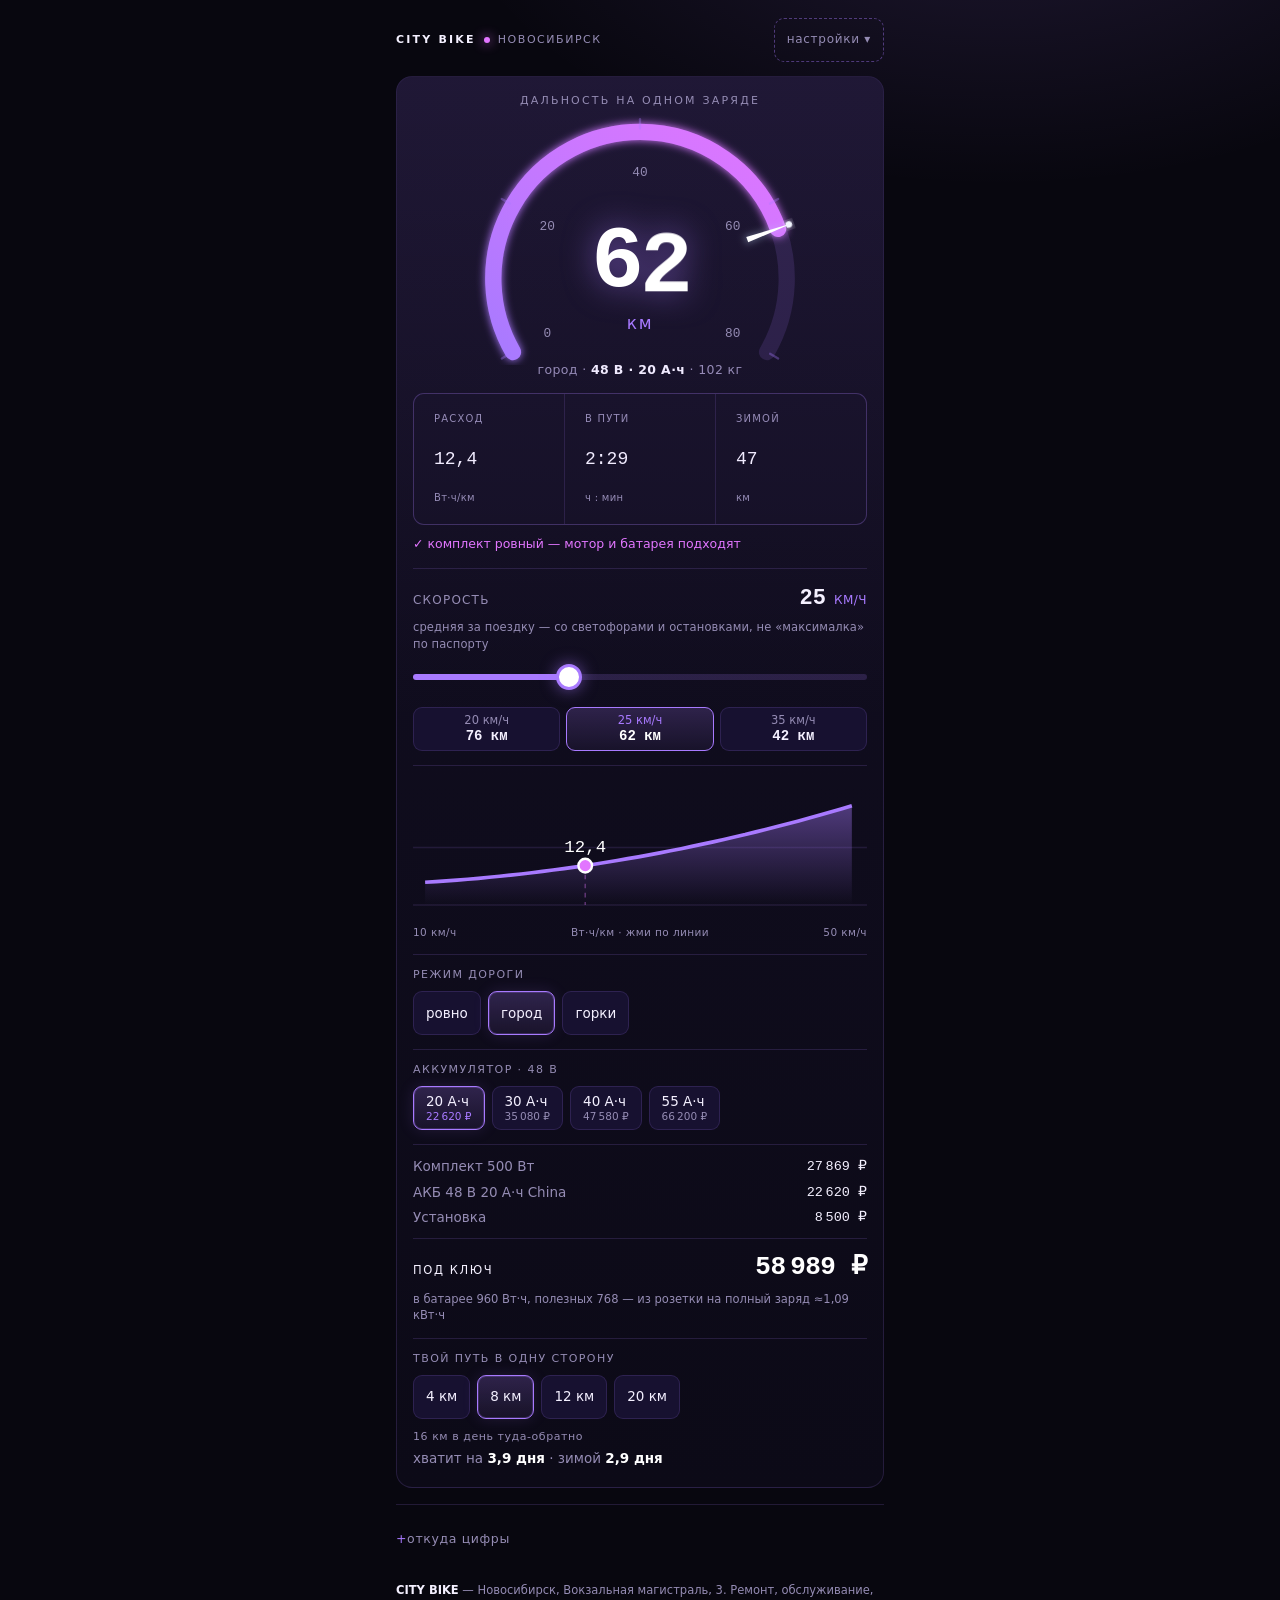
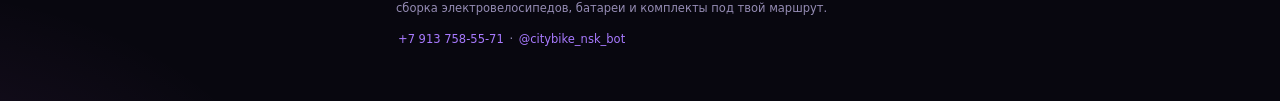
<file: panel/index.html>
<!DOCTYPE html>
<html lang="ru">
<head>
<meta charset="utf-8">
<meta name="viewport" content="width=device-width, initial-scale=1, viewport-fit=cover">
<title>Панель дальности — CITY BIKE</title>
<meta name="description" content="Одна панель: скорость, запас хода, расход и цена. Считает по настоящей физике, цифры — из прайса мастерской. CITY BIKE, Новосибирск.">
<style>
  :root{
    --bg:#08070f;
    --bg2:#0c0a17;
    --panel:#120e22;
    --panel2:#171130;
    --line:rgba(168,122,255,.16);
    --line2:rgba(168,122,255,.42);
    --fg:#f4f0ff;
    --muted:#958cb4;
    --acc:#a87aff;
    --acc2:#e276ff;
    --warn:#ffcf6b;
    --r:16px;
  }
  *{box-sizing:border-box}
  html{-webkit-text-size-adjust:100%}
  body{
    margin:0;
    background:
      radial-gradient(900px 520px at 78% -8%, rgba(168,122,255,.15), transparent 62%),
      radial-gradient(700px 420px at -10% 108%, rgba(226,118,255,.10), transparent 60%),
      var(--bg);
    color:var(--fg);
    font:16px/1.45 "Segoe UI", system-ui, -apple-system, sans-serif;
    -webkit-font-smoothing:antialiased;
  }
  .num{font-family:ui-monospace, SFMono-Regular, "Cascadia Mono", Menlo, Consolas, monospace; font-variant-numeric:tabular-nums}
  .wrap{max-width:520px;margin:0 auto;padding:18px 16px 40px}

  /* ---------- шапка ---------- */
  .hdr{display:flex;align-items:center;justify-content:space-between;gap:12px;margin-bottom:14px}
  .brand{display:flex;align-items:center;gap:8px;font-size:11px;letter-spacing:.14em;color:var(--muted);text-transform:uppercase}
  .brand b{color:var(--fg);letter-spacing:.2em}
  .dot{width:6px;height:6px;border-radius:50%;background:var(--acc2);box-shadow:0 0 12px var(--acc2)}
  .gear{
    appearance:none;-webkit-appearance:none;cursor:pointer;
    min-height:44px;padding:0 12px;border-radius:10px;
    background:transparent;border:1px dashed var(--line2);color:var(--muted);
    font:inherit;font-size:12px;letter-spacing:.06em;
  }
  .gear[aria-expanded="true"]{color:var(--acc);border-style:solid}
  .gear:focus-visible{outline:2px solid var(--acc2);outline-offset:2px}

  /* ---------- панель ---------- */
  .panel{
    position:relative;
    background:linear-gradient(180deg,var(--panel),var(--bg2));
    border:1px solid var(--line);
    border-radius:var(--r);
    padding:16px 16px 18px;
    overflow:hidden;
  }
  .panel::before{
    content:"";position:absolute;inset:0;pointer-events:none;
    background:linear-gradient(180deg,rgba(168,122,255,.09),transparent 46%);
  }
  .k{position:relative;font-size:11px;letter-spacing:.2em;text-transform:uppercase;color:var(--muted);text-align:center}

  .dial{position:relative;width:100%;max-width:340px;margin:2px auto 0}
  .dial svg{display:block;width:100%;height:auto;position:relative;z-index:1}
  .arc-cv{position:absolute;left:0;top:0;width:100%;height:100%;pointer-events:none;z-index:2;mix-blend-mode:screen}
  .needle{fill:#fff;stroke:none}
  .needle-soft{fill:rgba(200,220,255,.32);stroke:none;filter:blur(3px)}
  .tip{fill:#f2f7ff;filter:url(#glow)}
  .dial-c{
    position:absolute;inset:0;z-index:3;display:flex;flex-direction:column;
    align-items:center;justify-content:center;padding-top:23%;pointer-events:none;
  }
  .big{
    font-size:clamp(58px,19vw,88px);line-height:.94;letter-spacing:-.045em;font-weight:600;color:#fff;
    filter:drop-shadow(0 0 16px rgba(168,122,255,.55));
  }
  .unit{font-size:17px;color:var(--acc);letter-spacing:.1em;margin-top:4px}
  .dial-sub{text-align:center;color:var(--muted);font-size:12.5px;letter-spacing:.03em;margin-top:-4px}
  .dial-sub b{color:var(--fg);font-weight:600}
  .tick-l{fill:var(--muted);font-size:11px;font-family:ui-monospace,Consolas,monospace;text-anchor:middle}
  .tick-m{stroke:rgba(168,122,255,.34);stroke-width:2;stroke-linecap:round}
  .tick-l,.tick-m{transition:opacity .2s}
  .od{display:inline-flex;align-items:flex-start;justify-content:center;line-height:1;vertical-align:top}
  .od-h,.od-d{display:block;height:1em;overflow:hidden;line-height:1}
  .od-s{display:block;will-change:transform}
  .od-s i{display:block;height:1em;line-height:1;font-style:normal;text-align:center}
  .sr{position:absolute;width:1px;height:1px;overflow:hidden;clip:rect(0 0 0 0);white-space:nowrap}

  .mini{display:grid;grid-template-columns:repeat(3,1fr);gap:1px;margin-top:14px;background:var(--line);border:1px solid var(--line);border-radius:11px;overflow:hidden}
  .mini div{background:var(--panel);padding:9px 10px}
  .mini .mk{font-size:10px;letter-spacing:.12em;color:var(--muted);text-transform:uppercase}
  .mini .mv{font-size:18px;margin-top:2px;white-space:nowrap}
  .mini .mu{font-size:10px;color:var(--muted);letter-spacing:.03em;margin-top:1px;white-space:nowrap}

  .flag{position:relative;margin-top:10px;font-size:12.5px;color:var(--warn);min-height:0;line-height:1.4}
  .flag:empty{display:none}
  .flag.ok{color:var(--acc2)}

  /* ---------- контролы ---------- */
  .ctl{position:relative;margin-top:16px;padding-top:14px;border-top:1px solid var(--line)}
  .ctl-h{display:flex;align-items:baseline;gap:8px;font-size:12px;letter-spacing:.1em;text-transform:uppercase;color:var(--muted);margin-bottom:4px}
  .ctl-h b{font-size:22px;letter-spacing:0;text-transform:none;color:var(--fg);margin-left:auto}
  .ctl-h .u{font-size:12px;letter-spacing:.04em;color:var(--acc)}
  .hint{color:var(--muted);font-size:11.5px;margin:0 0 2px;letter-spacing:.01em}

  input[type=range]{
    -webkit-appearance:none;appearance:none;width:100%;height:44px;background:transparent;margin:0;
  }
  input[type=range]::-webkit-slider-runnable-track{
    height:6px;border-radius:3px;
    background:linear-gradient(90deg,var(--acc) var(--pct,40%), rgba(168,122,255,.18) var(--pct,40%));
  }
  input[type=range]::-moz-range-track{height:6px;border-radius:3px;background:rgba(168,122,255,.18)}
  input[type=range]::-moz-range-progress{height:6px;border-radius:3px;background:var(--acc)}
  input[type=range]::-webkit-slider-thumb{
    -webkit-appearance:none;appearance:none;width:26px;height:26px;margin-top:-10px;border-radius:50%;
    background:#fff;border:3px solid var(--acc);box-shadow:0 0 16px rgba(168,122,255,.55);cursor:pointer;
  }
  input[type=range]::-moz-range-thumb{
    width:22px;height:22px;border-radius:50%;background:#fff;border:3px solid var(--acc);
    box-shadow:0 0 16px rgba(168,122,255,.55);cursor:pointer;
  }
  input[type=range]:focus-visible{outline:2px solid var(--acc2);outline-offset:4px;border-radius:4px}

  .cmp{display:flex;gap:6px;margin-top:2px}
  .cmp button{
    appearance:none;flex:1;min-height:44px;cursor:pointer;
    background:var(--panel2);border:1px solid var(--line);border-radius:9px;
    color:var(--muted);font:inherit;font-size:11.5px;line-height:1.15;
    display:flex;flex-direction:column;align-items:center;justify-content:center;gap:1px;
    transition:border-color .15s,background .15s,color .15s;
  }
  .cmp button b{font-family:ui-monospace,Consolas,monospace;font-size:14px;color:var(--fg)}
  .cmp button[aria-pressed="true"]{border-color:var(--acc);background:linear-gradient(180deg,rgba(168,122,255,.2),rgba(168,122,255,.06));color:var(--acc)}
  .cmp button[aria-pressed="true"] b{color:#fff}
  .cmp button:focus-visible{outline:2px solid var(--acc2);outline-offset:2px}

  /* ---------- график ---------- */
  .chart{margin-top:14px;padding-top:12px;border-top:1px solid var(--line)}
  .chart svg{display:block;width:100%;height:auto;cursor:crosshair;touch-action:manipulation}
  .chart-x{display:flex;justify-content:space-between;font-size:10.5px;color:var(--muted);letter-spacing:.04em;margin-top:2px}
  .dotlab{fill:#fff;font-size:11.5px;font-family:ui-monospace,Consolas,monospace;text-anchor:middle}
  .axgrid{stroke:rgba(168,122,255,.13);stroke-width:1}
  .drop{stroke:rgba(226,118,255,.36);stroke-width:1;stroke-dasharray:3 3}
  .trip-out{margin-top:10px;font-size:13.5px;color:var(--muted);line-height:1.5}
  .trip-out b{color:#fff;font-weight:600}
  .trip-out .t-per{display:block;color:var(--muted);font-size:11px;letter-spacing:.05em;margin-bottom:3px}

  /* ---------- чипы ---------- */
  .row{margin-top:14px;padding-top:12px;border-top:1px solid var(--line)}
  .row:first-child{border-top:0;padding-top:0}
  .lbl{font-size:11px;letter-spacing:.13em;text-transform:uppercase;color:var(--muted);margin-bottom:8px}
  .chips{display:flex;flex-wrap:wrap;gap:7px}
  .chip{
    appearance:none;-webkit-appearance:none;cursor:pointer;
    min-height:44px;padding:5px 12px;border-radius:9px;
    background:var(--panel2);color:var(--fg);border:1px solid var(--line);
    font:inherit;font-size:13.5px;line-height:1.15;text-align:left;
    display:flex;flex-direction:column;justify-content:center;gap:1px;
    transition:border-color .15s,background .15s,box-shadow .15s;
  }
  .chip small{color:var(--muted);font-size:10.5px}
  .chip:hover{border-color:var(--line2)}
  .chip[aria-pressed="true"]{
    border-color:var(--acc);
    background:linear-gradient(180deg,rgba(168,122,255,.22),rgba(168,122,255,.07));
    box-shadow:inset 0 0 0 1px rgba(168,122,255,.22),0 0 16px rgba(168,122,255,.14);
  }
  .chip[aria-pressed="true"] small{color:var(--acc)}
  .chip:focus-visible{outline:2px solid var(--acc2);outline-offset:2px}

  .ext{max-height:0;overflow:hidden;transition:max-height .42s cubic-bezier(.22,1,.36,1),opacity .3s;opacity:0}
  .ext.open{max-height:420px;opacity:1}

  /* ---------- смета ---------- */
  .sum{margin-top:14px;padding-top:12px;border-top:1px solid var(--line);display:flex;flex-direction:column;gap:6px;font-size:13.5px}
  .sum div{display:flex;justify-content:space-between;gap:12px;color:var(--muted)}
  .sum div span:last-child{color:var(--fg)}
  .sum .tot{margin-top:4px;padding-top:10px;border-top:1px solid var(--line);align-items:baseline}
  .sum .tot span:first-child{color:var(--fg);font-size:11.5px;letter-spacing:.14em;text-transform:uppercase}
  .sum .tot span:last-child{font-size:26px;letter-spacing:-.02em;font-weight:600;color:#fff}
  .sum .w{font-size:11.5px;color:var(--muted);margin-top:-2px}

  /* ---------- мягкий шаг к звонку ---------- */
  .nudge{
    margin-top:0;padding-top:0;border-top:0;
    max-height:0;opacity:0;overflow:hidden;
    transition:max-height .55s cubic-bezier(.22,1,.36,1),opacity .45s,margin-top .55s,padding-top .55s;
  }
  .nudge.on{
    max-height:560px;opacity:1;
    margin-top:14px;padding-top:14px;border-top:1px solid var(--line);
  }
  .nudge-k{font-size:11px;letter-spacing:.16em;text-transform:uppercase;color:var(--acc);margin:0 0 6px}
  .nudge p{margin:0 0 12px;font-size:13.5px;line-height:1.55;color:var(--muted)}
  .nudge p b{color:var(--fg);font-weight:600}
  .act{display:flex;flex-direction:column;gap:8px}
  .btn{
    appearance:none;display:flex;align-items:center;justify-content:center;gap:8px;
    min-height:48px;padding:0 16px;border-radius:10px;
    font:inherit;font-weight:600;font-size:15px;text-decoration:none;cursor:pointer;
    border:1px solid var(--line2);color:var(--fg);background:transparent;width:100%;
  }
  .btn.primary{background:linear-gradient(135deg,var(--acc),var(--acc2));border-color:transparent;color:#140a24}
  .btn.ghost{border-color:var(--line);color:var(--muted);font-weight:500;font-size:13.5px;min-height:44px}
  .btn:focus-visible{outline:2px solid var(--acc2);outline-offset:2px}
  .micro{margin:10px 0 0;font-size:11.5px;color:var(--muted);line-height:1.5}

  /* ---------- сноски ---------- */
  details{margin-top:16px;border-top:1px solid var(--line);padding-top:12px}
  details summary{cursor:pointer;color:var(--muted);font-size:12.5px;letter-spacing:.05em;list-style:none;display:flex;align-items:center;min-height:44px}
  details summary::-webkit-details-marker{display:none}
  details summary::before{content:"+ ";color:var(--acc)}
  details[open] summary::before{content:"− "}
  details:not([open]) > *:not(summary){display:none}
  details p{margin:10px 0 0;color:var(--muted);font-size:12.5px;line-height:1.6}
  details code{color:var(--acc);font-size:11.5px}
  .foot{margin-top:20px;color:var(--muted);font-size:11.5px;line-height:1.6}
  .foot b{color:var(--fg)}
  .foot a{color:var(--acc);text-decoration:none;display:inline-flex;align-items:center;min-height:44px;padding:0 2px}

  /* ---------- липкая полоса ---------- */
  .bar{
    position:fixed;left:0;right:0;bottom:0;z-index:6;
    display:none;align-items:center;justify-content:space-between;gap:12px;
    padding:9px 14px calc(9px + env(safe-area-inset-bottom));
    background:rgba(10,8,18,.94);
    border-top:1px solid var(--line2);
    -webkit-backdrop-filter:blur(12px);backdrop-filter:blur(12px);
  }
  .bar .bl{display:flex;align-items:baseline;gap:6px;font-size:12px;color:var(--muted);white-space:nowrap;min-width:0}
  .bar .bl b{font-size:20px;color:#fff}
  .bar .bl i{font-style:normal;color:var(--fg);overflow:hidden;text-overflow:ellipsis}
  .bar a{
    flex-shrink:0;min-height:44px;display:inline-flex;align-items:center;padding:0 14px;border-radius:9px;
    border:1px solid var(--line2);color:var(--fg);background:transparent;font-weight:600;
    font-size:13.5px;text-decoration:none;white-space:nowrap;
  }
  @media (max-width:959px){
    .bar{display:flex}
    .wrap{padding-bottom:78px}
  }
  @media (max-width:359px){
    .wrap{padding-left:12px;padding-right:12px}
    .brand{font-size:10px;letter-spacing:.08em;white-space:nowrap}
    .brand b{letter-spacing:.12em}
    .gear{font-size:11px;padding:0 9px;letter-spacing:.02em}
    .chart-x span:nth-child(2){display:none}
    .mini div{padding:8px 7px}
    .mini .mk{font-size:9.5px;letter-spacing:.06em}
    .mini .mv{font-size:16px}
    .mini .mu{font-size:9.5px}
  }
  @media (prefers-reduced-motion:reduce){
    *{transition:none !important;animation:none !important}
  }
</style>
</head>
<body>
<main class="wrap">

  <header class="hdr">
    <div class="brand"><b>CITY BIKE</b><i class="dot"></i>Новосибирск</div>
    <button class="gear" id="gear" type="button" aria-expanded="false" aria-controls="ext">настройки ▾</button>
  </header>

  <section class="panel">

    <div class="k">дальность на одном заряде</div>

    <div class="dial">
      <svg id="dialSvg" viewBox="14 16 292 218" aria-hidden="true">
        <defs>
          <linearGradient id="g1" x1="0" y1="1" x2="1" y2="0">
            <stop offset="0" stop-color="#a87aff"/>
            <stop offset="1" stop-color="#e276ff"/>
          </linearGradient>
          <filter id="glow" x="-30%" y="-30%" width="160%" height="160%">
            <feGaussianBlur stdDeviation="3.5" result="b"/>
            <feMerge><feMergeNode in="b"/><feMergeNode in="SourceGraphic"/></feMerge>
          </filter>
        </defs>
        <path id="arcBg" fill="none" stroke="rgba(168,122,255,.14)" stroke-width="14" stroke-linecap="round"/>
        <path id="arcFg" class="arc-fg" fill="none" stroke="url(#g1)" stroke-width="14" stroke-linecap="round" filter="url(#glow)"/>
        <g id="ticksG"></g>
        <g id="needleG" transform="rotate(-210 160 160)">
          <path class="needle-soft" d="M 256 156.2 L 295 159.1 L 295 160.9 L 256 163.8 Z"/>
          <path class="needle" d="M 258 157.6 L 296 159.7 L 296 160.3 L 258 162.4 Z"/>
          <circle class="tip" cx="296" cy="160" r="2.8"/>
        </g>
      </svg>
      <canvas class="arc-cv" id="arcCv"></canvas>
      <div class="dial-c">
        <div class="big num" id="big"><span class="od" id="od" aria-hidden="true"></span><span class="sr" id="bigSr">—</span></div>
        <div class="unit">км</div>
      </div>
    </div>

    <div class="dial-sub" id="dialSub">&nbsp;</div>

    <div class="mini">
      <div><div class="mk">расход</div><div class="mv num" id="mWhkm">—</div><div class="mu">Вт·ч/км</div></div>
      <div><div class="mk">в пути</div><div class="mv num" id="mTime">—</div><div class="mu">ч : мин</div></div>
      <div><div class="mk">зимой</div><div class="mv num" id="mWinter">—</div><div class="mu">км</div></div>
    </div>

    <div class="flag" id="flag" aria-live="polite"></div>

    <!-- скорость -->
    <div class="ctl">
      <div class="ctl-h"><span>скорость</span><b class="num" id="spdOut">25</b><span class="u">км/ч</span></div>
      <p class="hint">средняя за поездку — со светофорами и остановками, не «максималка» по паспорту</p>
      <input id="speed" type="range" min="15" max="45" step="1" value="25" aria-label="Средняя скорость, км/ч">
      <div class="cmp" id="cmp" role="group" aria-label="Сравнить скорые скорости"></div>
    </div>

    <!-- кривая -->
    <div class="chart">
      <svg id="chartSvg" viewBox="0 0 300 96" aria-label="Расход от скорости. Нажми на линию, чтобы сменить скорость.">
        <defs>
          <linearGradient id="gA" x1="0" y1="0" x2="0" y2="1">
            <stop offset="0" stop-color="rgba(168,122,255,.42)"/>
            <stop offset="1" stop-color="rgba(168,122,255,0)"/>
          </linearGradient>
        </defs>
        <line class="axgrid" x1="0" y1="84" x2="300" y2="84"/>
        <line class="axgrid" x1="0" y1="46" x2="300" y2="46"/>
        <path id="cArea" fill="url(#gA)" d=""/>
        <line id="cDrop" class="drop" x1="0" y1="0" x2="0" y2="84"/>
        <path id="cLine" fill="none" stroke="#a87aff" stroke-width="2.4" stroke-linejoin="round" d=""/>
        <circle id="cDot" r="4.5" fill="#e276ff" stroke="#fff" stroke-width="1.6"/>
        <text class="dotlab" id="cLab" x="0" y="0"></text>
      </svg>
      <div class="chart-x"><span>10 км/ч</span><span>Вт·ч/км · жми по линии</span><span>50 км/ч</span></div>
    </div>

    <!-- батарея и режим -->
    <div class="row">
      <div class="lbl">режим дороги</div>
      <div class="chips" id="routeChips" role="group" aria-label="Режим дороги"></div>
    </div>
    <div class="row">
      <div class="lbl">аккумулятор · 48 В</div>
      <div class="chips" id="ahChips" role="group" aria-label="Ёмкость аккумулятора"></div>
    </div>

    <!-- расширенная -->
    <div class="ext" id="ext">
      <div class="row">
        <div class="lbl">мотор</div>
        <div class="chips" id="kitChips" role="group" aria-label="Мотор"></div>
      </div>
      <div class="row">
        <div class="lbl">ячейки</div>
        <div class="chips" id="cellChips" role="group" aria-label="Тип ячеек"></div>
      </div>
      <div class="row">
        <div class="lbl">твой вес</div>
        <div class="chips" id="wChips" role="group" aria-label="Вес райдера"></div>
      </div>
    </div>

    <!-- смета -->
    <div class="sum">
      <div><span id="pKitName">Комплект</span><span class="num" id="pKit">—</span></div>
      <div><span id="pBatName">АКБ</span><span class="num" id="pBat">—</span></div>
      <div><span id="pInsName">Установка</span><span class="num" id="pIns">—</span></div>
      <div class="tot"><span>под ключ</span><span class="num" id="pTot">—</span></div>
      <div class="w" id="pNote"></div>
    </div>

    <!-- хватит ли на мою дорогу -->
    <div class="row">
      <div class="lbl">твой путь в одну сторону</div>
      <div class="chips" id="tripChips" role="group" aria-label="Путь в одну сторону, км"></div>
      <div class="trip-out" id="tripOut" aria-live="polite">&nbsp;</div>
    </div>

    <!-- мягкий шаг -->
    <section class="nudge" id="nudge">
      <p class="nudge-k">если захочешь сверить с дорогой</p>
      <p>Панель считает по формуле — <b><span id="nudgeKm">91</span> км — это средняя дорога</b>, а не твоя. Подъём, ветер, −25° и полный рюкзак снимают
        с этой цифры десяток километров. Пять минут по телефону — и пробег станет под твой маршрут, а не средний по городу.</p>
      <div class="act">
        <a class="btn primary" href="tel:+79137585571">Позвонить · +7 913 758-55-71</a>
        <a class="btn" href="https://t.me/citybike_nsk_bot" target="_blank" rel="noopener">Написать в Telegram</a>
        <button class="btn ghost" id="copyBtn" type="button">Сохранить расчёт себе</button>
      </div>
      <p class="micro">Без обязательств: если твоему маршруту комплект не подходит — так и скажем, а не «приезжайте, посмотрим».
        Мастерская на Вокзальной магистрали, 3.</p>
    </section>

  </section>

  <details>
    <summary>откуда цифры</summary>
    <p>Мощность на дорогу: <code>P = crr·m·g·v + ½·ρ·CdA·v³</code> (crr 0,012 под МТБ-шины и вес, ρ 1,2 · CdA 0,42).
      КПД мотор-колеса с контроллером 0,76 — не паспортные 0,9. Поправка дороги: ровно 1,00 · город 1,40
      (старты, светофоры, торможения) · горки 1,75. Полезная ёмкость — 80 % от В·А·ч, пятую часть не выжимаем.
      Зима — минус 25 %. Заряд: в батарее 960 Вт·ч, из розетки уходит ≈1,1 кВт·ч.
      Цифры — оценка под среднюю дорогу, а не обещание; цены — из прайса мастерской, не оферта.</p>
  </details>

  <div class="foot">
    <b>CITY BIKE</b> — Новосибирск, Вокзальная магистраль, 3. Ремонт, обслуживание, сборка электровелосипедов,
    батареи и комплекты под твой маршрут. <a href="tel:+79137585571">+7 913 758-55-71</a> · <a href="https://t.me/citybike_nsk_bot" target="_blank" rel="noopener">@citybike_nsk_bot</a>
  </div>

</main>

<div class="bar">
  <div class="bl"><b class="num" id="barKm">—</b><span>км</span><i id="barSub"></i></div>
  <a href="tel:+79137585571">Позвонить</a>
</div>

<script>
(function () {
  'use strict';

  /* ================= данные (прайс: shared/prices.json) ================= */
  var KITS = [
    { w: 250,  price: 22407, coef: 0.70, mass: 20, minV: 36, maxV: 48, name: 'Комплект 250 Вт' },
    { w: 500,  price: 27869, coef: 0.95, mass: 22, minV: 36, maxV: 60, name: 'Комплект 500 Вт' },
    { w: 1000, price: 34900, coef: 0.95, mass: 26, minV: 48, maxV: 72, name: 'Комплект 1000 Вт' }
  ];
  var LADDER = {
    china: { 20: 22620, 30: 35080, 40: 47580, 55: 66200 },
    lg:    { 20: 34900, 30: 50900, 40: 65900, 55: 89250 }
  };
  var CELLS = {
    china: { name: 'China A+', note: 'цена ниже' },
    lg:    { name: 'LG M52VT', note: 'ресурс, мороз' }
  };
  var ROUTE = [
    { id: 'flat',  name: 'ровно', f: 1.00 },
    { id: 'city',  name: 'город', f: 1.40 },
    { id: 'hills', name: 'горки', f: 1.75 }
  ];
  var INSTALL = 8500, INSTALL_HIGH = 9900, VOLT = 48;
  /* уличные коэффициенты: МТБ-шины, тяжёлый райдер, КПД мотор-колеса с контроллером */
  var CRR = 0.012, ETA = 0.76, AERO = 0.5 * 1.2 * 0.42, CHARGE_ETA = 0.88;
  var SPEEDS_COMPARE = [20, 25, 35];

  var st = { speed: 25, route: 'city', ah: 20, cells: 'china', kit: 500, weight: 80, trip: 8 };

  /* ================= утилиты ================= */
  var $ = function (id) { return document.getElementById(id); };
  var RUB = ' \u20bd';

  function fmt(n) {
    n = Math.round(n);
    var s = String(Math.abs(n)), out = '', c = 0;
    for (var i = s.length - 1; i >= 0; i--) {
      out = s[i] + out;
      if (++c % 3 === 0 && i > 0) out = '\u2009' + out;
    }
    return (n < 0 ? '\u2212' : '') + out;
  }
  function fmt1(n) { return n.toFixed(1).replace('.', ','); }
  function hm(h) {
    var hh = Math.floor(h), mm = Math.round((h - hh) * 60);
    if (mm === 60) { hh++; mm = 0; }
    return hh + ':' + (mm < 10 ? '0' : '') + mm;
  }
  function plural(n, one, few, many) {
    var a = n % 10, b = n % 100;
    if (a === 1 && b !== 11) return one;
    if (a >= 2 && a <= 4 && (b < 10 || b >= 20)) return few;
    return many;
  }

  function kit() { for (var i = 0; i < KITS.length; i++) if (KITS[i].w === st.kit) return KITS[i]; return KITS[1]; }
  function route() { for (var i = 0; i < ROUTE.length; i++) if (ROUTE[i].id === st.route) return ROUTE[i]; return ROUTE[1]; }

  /* ================= физика ================= */
  function whkmAt(spd) {
    var k = kit(), m = st.weight + k.mass, v = spd / 3.6;
    var P = CRR * m * 9.81 * v + AERO * v * v * v;
    return (P / ETA) / spd * route().f;
  }
  function usableWh() { return 0.8 * VOLT * st.ah; }
  function rangeAt(spd) {
    return usableWh() / Math.max(whkmAt(spd), 0.1);
  }
  function calc() {
    var k = kit(), m = st.weight + k.mass, v = st.speed / 3.6;
    var P = CRR * m * 9.81 * v + AERO * v * v * v;
    var draw = P / ETA;
    var rr = (draw / st.speed) * route().f;
    var usable = usableWh();
    var range = usable / Math.max(rr, 0.1);
    return {
      m: m, P: P, draw: draw, whkm: rr, usable: usable, range: range,
      hours: range / st.speed, winter: range * 0.75,
      nominal: VOLT * st.ah, socket: (VOLT * st.ah) / CHARGE_ETA,
      cap: Math.round(VOLT * k.coef), k: k
    };
  }

  /* ================= приборная дуга ================= */
  var CX = 160, CY = 160, R = 126, A0 = 210, SW = 240;
  var arcBg = $('arcBg'), arcFg = $('arcFg'), ticksG = $('ticksG'), dialSvg = $('dialSvg');
  var LEN = 0, curMax = 0, curN = 0;

  function pol(deg) {
    var r = deg * Math.PI / 180;
    return [CX + R * Math.cos(r), CY - R * Math.sin(r)];
  }
  (function buildArc() {
    var p0 = pol(A0), p1 = pol(A0 - SW);
    var d = 'M ' + p0[0].toFixed(2) + ' ' + p0[1].toFixed(2) +
            ' A ' + R + ' ' + R + ' 0 1 1 ' + p1[0].toFixed(2) + ' ' + p1[1].toFixed(2);
    arcBg.setAttribute('d', d);
    arcFg.setAttribute('d', d);
    LEN = arcFg.getTotalLength();
    arcFg.style.strokeDasharray = LEN;
    arcFg.style.strokeDashoffset = LEN;
  })();

  function scaleFor(range) {
    var target = Math.max(range * 1.08, 40);
    var raw = target / 5;
    var mag = Math.pow(10, Math.floor(Math.log10(raw)));
    var n = raw / mag, step;
    if (n <= 1) step = 1;
    else if (n <= 2) step = 2;
    else if (n <= 2.5) step = 2.5;
    else if (n <= 5) step = 5;
    else step = 10;
    step *= mag;
    var max = Math.ceil(target / step) * step;
    return { max: max, N: Math.round(max / step) };
  }
  function svgEl(n, a) {
    var e = document.createElementNS('http://www.w3.org/2000/svg', n);
    for (var k in a) e.setAttribute(k, a[k]);
    return e;
  }
  function buildTicks(max, N) {
    curMax = max;
    ticksG.textContent = '';
    for (var i = 0; i <= N; i++) {
      var val = max * i / N, ang = A0 - SW * (i / N);
      var rr = ang * Math.PI / 180;
      var r1 = R + 11, r2 = R + 3;
      ticksG.appendChild(svgEl('line', {
        class: 'tick-m',
        x1: CX + r2 * Math.cos(rr), y1: CY - r2 * Math.sin(rr),
        x2: CX + r1 * Math.cos(rr), y2: CY - r1 * Math.sin(rr)
      }));
      var rl = R - 34;
      ticksG.appendChild(svgEl('text', {
        class: 'tick-l',
        x: CX + rl * Math.cos(rr), y: CY - rl * Math.sin(rr) + 4
      })).textContent = Math.round(val);
    }
  }

  /* ================= плавный ход приборов (один rAF на всё) ================= */
  var reduce = window.matchMedia && window.matchMedia('(prefers-reduced-motion: reduce)').matches;
  var needleG = $('needleG');
  var VBX = 14, VBY = 16, VW = 292;
  var setTxt = function (el, s) { if (el && el.__s !== s) { el.__s = s; el.textContent = s; } };

  var A = { v: 0, wh: 0, roll: 0, troll: 0, tgt: 0, twh: 0, max: 1, tmax: 1, tau: 0.15, raf: 0, last: 0 };

  /* цифры как в одометре: старшие — ступенями, младшая — рулоном */
  var odEl = $('od'), odH = [], odStrip = null, odAcc = 0, odPrev = null;
  (function buildOdometer() {
    for (var i = 0; i < 2; i++) {
      var h = document.createElement('span');
      h.className = 'od-h';
      odEl.appendChild(h);
      odH.push(h);
    }
    var cell = document.createElement('span');
    cell.className = 'od-d';
    var strip = document.createElement('span');
    strip.className = 'od-s';
    for (var k = 0; k <= 10; k++) {
      var g = document.createElement('i');
      g.textContent = String(k % 10);
      strip.appendChild(g);
    }
    cell.appendChild(strip);
    odEl.appendChild(cell);
    odStrip = strip;
  })();

  function paintOdometer(v) {
    var whole = Math.max(0, Math.floor(v + 1e-6));
    var units = whole % 10, tens = Math.floor(whole / 10) % 10, hund = Math.floor(whole / 100) % 10;
    if (odPrev === null || Math.abs(v - odPrev) > 8) odAcc = v % 10;
    else {
      odAcc += v - odPrev;
      while (odAcc >= 10) odAcc -= 10;
      while (odAcc < 0) odAcc += 10;
    }
    odPrev = v;
    odStrip.style.transform = 'translateY(' + (-odAcc).toFixed(3) + 'em)';

    if (odH[0].__d !== hund) { odH[0].__d = hund; odH[0].textContent = String(hund); }
    if (odH[1].__d !== tens) { odH[1].__d = tens; odH[1].textContent = String(tens); }
    var sh = whole >= 100, stt = whole >= 10;
    if (odH[0].__v !== sh) { odH[0].__v = sh; odH[0].style.display = sh ? 'block' : 'none'; }
    if (odH[1].__v !== stt) { odH[1].__v = stt; odH[1].style.display = stt ? 'block' : 'none'; }
  }

  function paint() {
    var p = A.max > 0 ? Math.min(1, Math.max(0, A.v / A.max)) : 0;
    arcFg.style.strokeDashoffset = (LEN * (1 - p)).toFixed(2);
    needleG.setAttribute('transform', 'rotate(' + (-(A0 - SW * p)).toFixed(2) + ' ' + CX + ' ' + CY + ')');
    paintOdometer(A.roll);
    setTxt($('bigSr'), fmt(A.roll) + ' км');
    setTxt($('mWhkm'), fmt1(A.wh));
    setTxt($('mWinter'), fmt(A.v * 0.75));
    setTxt($('mTime'), hm(A.v / Math.max(st.speed, 1)));
    setTxt($('nudgeKm'), fmt(A.v));
    setTxt($('barKm'), fmt(A.roll));
  }

  function loop(now) {
    var dt = A.last ? Math.min(0.05, (now - A.last) / 1000) : 0.016;
    A.last = now;
    var k = reduce ? 1 : 1 - Math.exp(-dt / A.tau);
    var km = reduce ? 1 : 1 - Math.exp(-dt / 0.30);
    A.v += (A.tgt - A.v) * k;
    A.wh += (A.twh - A.wh) * k;
    A.roll += (A.troll - A.roll) * (reduce ? 1 : 1 - Math.exp(-dt / 0.17));
    A.max += (A.tmax - A.max) * km;
    if (Math.abs(A.tgt - A.v) < 0.03) A.v = A.tgt;
    if (Math.abs(A.twh - A.wh) < 0.02) A.wh = A.twh;
    if (Math.abs(A.troll - A.roll) < 0.01) A.roll = A.troll;
    if (Math.abs(A.tmax - A.max) < 0.4) A.max = A.tmax;
    paint();
    if (A.v !== A.tgt || A.wh !== A.twh || A.roll !== A.troll || A.max !== A.tmax) A.raf = requestAnimationFrame(loop);
    else A.raf = 0;
  }
  function kick() {
    if (document.hidden) { A.v = A.tgt; A.wh = A.twh; A.roll = A.troll; A.max = A.tmax; paint(); return; }
    if (!A.raf) { A.last = 0; A.raf = requestAnimationFrame(loop); }
  }

  /* ================= разряды на дуге (canvas, сложение света) ================= */
  var cv = $('arcCv'), acx = cv.getContext('2d');
  var cvs = 1, arcs = [], sparks = [], arcRaf = 0, arcLast = 0;

  function cvFit() {
    var r = cv.getBoundingClientRect();
    if (!r.width) return;
    var dpr = Math.min(2, window.devicePixelRatio || 1);
    cv.width = Math.round(r.width * dpr);
    cv.height = Math.round(r.height * dpr);
    acx.setTransform(dpr, 0, 0, dpr, 0, 0);
    acx.lineCap = 'round';
    acx.lineJoin = 'round';
    cvs = r.width / VW;
  }
  function toCv(x, y) { return [(x - VBX) * cvs, (y - VBY) * cvs]; }

  function jagged(x1, y1, x2, y2, amp, depth) {
    var pts = [[x1, y1], [x2, y2]], d = amp, lvl, out, i, a, b, mx, my, dx, dy, ln, nx, ny;
    for (lvl = 0; lvl < depth; lvl++) {
      out = [pts[0]];
      for (i = 0; i < pts.length - 1; i++) {
        a = pts[i]; b = pts[i + 1];
        mx = (a[0] + b[0]) / 2; my = (a[1] + b[1]) / 2;
        dx = b[0] - a[0]; dy = b[1] - a[1];
        ln = Math.sqrt(dx * dx + dy * dy) || 1;
        nx = -dy / ln; ny = dx / ln;
        var off = (Math.random() * 2 - 1) * d;
        out.push([mx + nx * off, my + ny * off], b);
      }
      pts = out; d *= 0.56;
    }
    return pts;
  }

  function strokePts(pts) {
    acx.beginPath();
    acx.moveTo(pts[0][0], pts[0][1]);
    for (var i = 1; i < pts.length; i++) acx.lineTo(pts[i][0], pts[i][1]);
    acx.stroke();
  }

  function addBolt(power, nearHead) {
    var p = A.max > 0 ? Math.min(1, Math.max(0, A.v / A.max)) : 0.5;
    var head = A0 - SW * p;
    var base = head + (Math.random() * 2 - 1) * (nearHead ? 30 : 78);
    var s = pol(base), e, rr, deg;
    var kind = Math.random();
    if (kind < 0.38) {
      /* вдоль дуги — ток бежит по треку */
      deg = base + (Math.random() < 0.5 ? -1 : 1) * (7 + Math.random() * 20);
      rr = R + (Math.random() * 5 - 2.5);
    } else if (kind < 0.86) {
      /* наружу от дуги — разряд в воздух */
      deg = base + (Math.random() * 14 - 7);
      rr = R + 12 + Math.random() * 62;
    } else {
      /* внутрь, к центру — редкий сильный пробой */
      deg = base + (Math.random() * 30 - 15);
      rr = R - 34 - Math.random() * 44;
    }
    e = [CX + rr * Math.cos(deg * Math.PI / 180), CY - rr * Math.sin(deg * Math.PI / 180)];
    var a = toCv(s[0], s[1]), b = toCv(e[0], e[1]);
    var main = jagged(a[0], a[1], b[0], b[1], Math.random() * 9 + 4, 5);
    var br = [], nb = 1 + (Math.random() < 0.55 ? 1 : 0), i, at, ang, len;
    for (i = 0; i < nb; i++) {
      at = main[Math.floor(main.length * (0.18 + Math.random() * 0.62))];
      ang = Math.random() * 6.2832; len = 10 + Math.random() * 28;
      br.push(jagged(at[0], at[1], at[0] + Math.cos(ang) * len, at[1] + Math.sin(ang) * len, 4, 3));
    }
    arcs.push({
      main: main, br: br, hot: [a[0], a[1]],
      t0: performance.now() + Math.random() * 70, life: 150 + Math.random() * 240, power: power || 1
    });
    if (arcs.length > 4) arcs.shift();
    var n = 5 + Math.round(Math.random() * 8), j;
    for (j = 0; j < n; j++) {
      sparks.push({
        x: a[0], y: a[1],
        vx: (Math.random() * 2 - 1) * 2.2, vy: (Math.random() * 2 - 1) * 2.2 - 0.6,
        t0: performance.now(), life: 220 + Math.random() * 420, r: 0.7 + Math.random() * 1.2
      });
    }
  }

  function fireArc(power) {
    if (reduce || document.hidden) return;
    if (!cvs) cvFit();
    var count = 1 + (Math.random() < 0.6 ? 1 : 0) + (Math.random() < 0.22 ? 1 : 0);
    var near = Math.random() < 0.72;
    for (var n = 0; n < count; n++) addBolt(power || 1, near);
    arcKick();
  }

  function arcKick() { if (!arcRaf) { arcLast = 0; arcRaf = requestAnimationFrame(arcLoop); } }

  function arcLoop(now) {
    if (!cvs) cvFit();
    var dt = arcLast ? Math.min(0.06, (now - arcLast) / 1000) : 0.016;
    arcLast = now;
    acx.clearRect(0, 0, cv.width, cv.height);
    acx.globalCompositeOperation = 'lighter';
    var i, k, o, t, e, a;
    for (i = sparks.length - 1; i >= 0; i--) {
      var sp = sparks[i]; t = (now - sp.t0) / sp.life;
      if (t >= 1) { sparks.splice(i, 1); continue; }
      sp.x += sp.vx * dt * 60; sp.y += sp.vy * dt * 60; sp.vy += 0.05 * dt * 60;
      acx.globalAlpha = (1 - t) * 0.7;
      acx.fillStyle = 'rgba(196,222,255,1)';
      acx.beginPath();
      acx.arc(sp.x, sp.y, sp.r * (1 - t * 0.5), 0, 6.2832);
      acx.fill();
    }
    for (i = arcs.length - 1; i >= 0; i--) {
      o = arcs[i]; t = (now - o.t0) / o.life;
      if (t >= 1) { arcs.splice(i, 1); continue; }
      e = t < 0.12 ? t / 0.12 : 1 - (t - 0.12) / 0.88;
      a = Math.max(0, e) * (0.62 + Math.random() * 0.38) * o.power;
      var g = acx.createRadialGradient(o.hot[0], o.hot[1], 0, o.hot[0], o.hot[1], 17);
      g.addColorStop(0, 'rgba(232,242,255,' + (0.8 * a).toFixed(3) + ')');
      g.addColorStop(0.45, 'rgba(160,196,255,' + (0.22 * a).toFixed(3) + ')');
      g.addColorStop(1, 'rgba(120,160,255,0)');
      acx.globalAlpha = 1;
      acx.fillStyle = g;
      acx.beginPath();
      acx.arc(o.hot[0], o.hot[1], 17, 0, 6.2832);
      acx.fill();
      acx.strokeStyle = 'rgba(108,158,255,1)';
      acx.globalAlpha = 0.12 * a; acx.lineWidth = 12; strokePts(o.main);
      acx.strokeStyle = 'rgba(150,196,255,1)';
      acx.globalAlpha = 0.34 * a; acx.lineWidth = 3.8; strokePts(o.main);
      acx.strokeStyle = 'rgba(243,248,255,1)';
      acx.globalAlpha = 0.96 * a; acx.lineWidth = 1.45; strokePts(o.main);
      for (k = 0; k < o.br.length; k++) {
        acx.strokeStyle = 'rgba(150,196,255,1)';
        acx.globalAlpha = 0.2 * a; acx.lineWidth = 2.4; strokePts(o.br[k]);
        acx.strokeStyle = 'rgba(240,246,255,1)';
        acx.globalAlpha = 0.68 * a; acx.lineWidth = 0.95; strokePts(o.br[k]);
      }
    }
    acx.globalAlpha = 1;
    acx.globalCompositeOperation = 'source-over';
    if (arcs.length || sparks.length) arcRaf = requestAnimationFrame(arcLoop);
    else { arcRaf = 0; acx.clearRect(0, 0, cv.width, cv.height); }
  }

  /* ================= график ================= */
  var chart = $('chartSvg'), cArea = $('cArea'), cLine = $('cLine'), cDot = $('cDot'), cLab = $('cLab'), cDrop = $('cDrop');
  var PADL = 8, PADR = 10, Y0 = 84, Y1 = 10;
  function xOf(spd) { return PADL + (spd - 10) / 40 * (300 - PADL - PADR); }
  function yOf(v, max) { return Y0 - (v / max) * (Y0 - Y1); }

  function drawChart() {
    var pts = [], max = 0, s;
    for (s = 10; s <= 50; s++) { var v = whkmAt(s); pts.push([s, v]); if (v > max) max = v; }
    max = Math.ceil(max / 5) * 5;
    var d = '', area = '';
    for (var i = 0; i < pts.length; i++) {
      var x = xOf(pts[i][0]), y = yOf(pts[i][1], max);
      d += (i ? ' L ' : 'M ') + x.toFixed(1) + ' ' + y.toFixed(1);
      area += (i ? ' L ' : 'M ') + x.toFixed(1) + ' ' + y.toFixed(1);
    }
    area += ' L ' + xOf(50).toFixed(1) + ' ' + Y0 + ' L ' + xOf(10).toFixed(1) + ' ' + Y0 + ' Z';
    cLine.setAttribute('d', d);
    cArea.setAttribute('d', area);

    var sv = Math.min(45, Math.max(15, st.speed));
    var cv = whkmAt(sv);
    cDot.setAttribute('cx', xOf(sv).toFixed(1));
    cDot.setAttribute('cy', yOf(cv, max).toFixed(1));
    cDrop.setAttribute('x1', xOf(sv).toFixed(1));
    cDrop.setAttribute('x2', xOf(sv).toFixed(1));
    cDrop.setAttribute('y1', yOf(cv, max).toFixed(1));
    cDrop.setAttribute('y2', Y0);
    cLab.setAttribute('x', Math.min(276, Math.max(24, xOf(sv))).toFixed(1));
    cLab.setAttribute('y', Math.max(14, yOf(cv, max) - 9).toFixed(1));
    cLab.textContent = fmt1(cv);
  }

  chart.addEventListener('click', function (e) {
    var r = chart.getBoundingClientRect();
    var x = (e.clientX - r.left) / r.width * 300;
    var spd = Math.round(10 + (x - PADL) / (300 - PADL - PADR) * 40);
    setSpeed(Math.min(45, Math.max(15, spd)));
  });

  /* ================= мягкий шаг ================= */
  var nudge = $('nudge'), touched = false;
  function revealNudge() {
    if (touched) return;
    touched = true;
    setTimeout(function () { nudge.classList.add('on'); }, 420);
  }
  setTimeout(function () { if (!touched) { touched = true; nudge.classList.add('on'); } }, 14000);

  /* ================= чипы (одна сборка, потом только состояние) ================= */
  function chips(box, items, onPick) {
    box.textContent = '';
    var out = [];
    items.forEach(function (it) {
      var b = document.createElement('button');
      b.type = 'button';
      b.className = 'chip';
      b.__key = String(it.key);
      b.setAttribute('aria-pressed', 'false');
      var s = document.createElement('span');
      s.textContent = it.name;
      b.appendChild(s);
      if (it.sub) {
        var sm = document.createElement('small');
        sm.textContent = it.sub;
        b.appendChild(sm);
      }
      b.addEventListener('click', function () { onPick(it.key); revealNudge(); });
      box.appendChild(b);
      out.push(b);
    });
    box.__btns = out;
    return out;
  }
  function syncChips(box, active) {
    var btns = box.__btns || [];
    for (var i = 0; i < btns.length; i++) {
      btns[i].setAttribute('aria-pressed', String(btns[i].__key === String(active)));
    }
  }

  function setSpeed(v) {
    st.speed = v;
    $('speed').value = v;
    A.tau = 0.075;
    fireArc(0.8);
    render();
    clearTimeout(dragEnd);
    dragEnd = setTimeout(function () { A.tau = 0.16; }, 200);
    revealNudge();
  }

  /* ================= сборка интерфейса (один раз) ================= */
  function buildUi() {
    chips($('routeChips'), ROUTE.map(function (r) { return { key: r.id, name: r.name }; }),
      function (k) { st.route = k; fireArc(0.7); render(); });
    chips($('ahChips'), [20, 30, 40, 55].map(function (a) {
      return { key: a, name: a + ' А·ч', sub: fmt(LADDER[st.cells][a]) + RUB };
    }), function (a) { st.ah = a; fireArc(0.9); render(); });
    chips($('kitChips'), KITS.map(function (k) {
      return { key: k.w, name: k.w + ' Вт', sub: fmt(k.price) + RUB };
    }), function (w) { st.kit = w; fireArc(0.8); render(); });
    chips($('cellChips'), Object.keys(CELLS).map(function (id) {
      return { key: id, name: CELLS[id].name, sub: CELLS[id].note };
    }), function (id) { st.cells = id; fireArc(0.6); render(); });
    chips($('wChips'), [60, 75, 80, 90, 105].map(function (w) {
      return { key: w, name: w + ' кг' };
    }), function (w) { st.weight = w; fireArc(0.6); render(); });
    chips($('tripChips'), [4, 8, 12, 20].map(function (d) {
      return { key: d, name: d + ' км' };
    }), function (d) { st.trip = d; render(); });

    var cmp = $('cmp');
    SPEEDS_COMPARE.forEach(function (s) {
      var b = document.createElement('button');
      b.type = 'button';
      b.__s = s;
      b.innerHTML = '<span>' + s + ' км/ч</span>';
      var bb = document.createElement('b');
      b.appendChild(bb);
      b.__b = bb;
      b.addEventListener('click', function () { setSpeed(s); });
      cmp.appendChild(b);
    });
  }

  function daysTxt(n) {
    if (n >= 0.95) return n % 1 ? fmt1(n) + ' дня' : fmt(n) + ' ' + plural(n, 'день', 'дня', 'дней');
    return 'меньше одного дня';
  }

  /* ================= рендер ================= */
  function render() {
    var i;
    st.speed = Math.min(45, Math.max(15, st.speed));
    var c = calc();

    /* шкала с гистерезисом: под ползунком не перескакивает */
    if (!curMax || c.range * 1.10 > curMax || c.range < curMax * 0.60) {
      var sc = scaleFor(c.range);
      if (sc.max !== curMax || sc.N !== curN) { buildTicks(sc.max, sc.N); curN = sc.N; }
    }
    A.tgt = c.range;
    A.twh = c.whkm;
    A.troll = Math.round(c.range);
    A.tmax = Math.max(curMax, 1);
    kick();

    $('dialSub').innerHTML = route().name + ' · <b>' + VOLT + ' В · ' + st.ah + ' А·ч</b> · ' + c.m + ' кг';
    $('spdOut').textContent = st.speed;
    $('speed').style.setProperty('--pct', ((st.speed - 15) / 30 * 100) + '%');

    /* сравнение скоростей */
    var cmpBtns = $('cmp').children;
    for (i = 0; i < cmpBtns.length; i++) {
      cmpBtns[i].setAttribute('aria-pressed', String(cmpBtns[i].__s === st.speed));
      setTxt(cmpBtns[i].__b, fmt(rangeAt(cmpBtns[i].__s)) + ' км');
    }

    /* флаги — одна строка, без давления */
    var f;
    if (st.speed > c.cap) f = 'потолок этого мотора на ' + VOLT + ' В — около ' + c.cap + ' км/ч, выше он не поедет';
    else if (c.P > c.k.w) f = 'мотор ' + c.k.w + ' Вт на ' + st.speed + ' км/ч работает на пределе — комфортнее до ' + Math.max(10, Math.floor(st.speed * 0.8)) + ' км/ч';
    else if (c.range > 120) f = 'больше 120 км — только по ровному и без ветра: город и подъёмы снимают четверть';
    else f = 'комплект ровный — мотор и батарея подходят';
    var ok = f.indexOf('комплект ровный') === 0;
    $('flag').className = 'flag' + (ok ? ' ok' : '');
    $('flag').textContent = (ok ? '✓ ' : '! ') + f;

    drawChart();

    /* чипы: только состояние и цены */
    syncChips($('routeChips'), st.route);
    syncChips($('kitChips'), st.kit);
    syncChips($('cellChips'), st.cells);
    syncChips($('wChips'), st.weight);
    syncChips($('tripChips'), st.trip);
    syncChips($('ahChips'), st.ah);
    var ahBtns = $('ahChips').__btns || [];
    for (i = 0; i < ahBtns.length; i++) {
      var a = Number(ahBtns[i].__key), sm = ahBtns[i].querySelector('small');
      if (sm) setTxt(sm, fmt(LADDER[st.cells][a]) + RUB);
    }

    /* хватит ли на дорогу */
    var per = st.trip * 2;
    var trips = c.range / per, tripsW = c.winter / per;
    $('tripOut').innerHTML = '<span class="t-per">' + per + ' км в день туда-обратно</span>' +
      (trips >= 0.95
        ? 'хватит на <b>' + daysTxt(trips) + '</b> · зимой <b>' + daysTxt(tripsW) + '</b>'
        : 'запаса не хватает даже на одну поездку — поднимай ёмкость или понизь скорость');

    /* смета */
    var k = c.k, bp = LADDER[st.cells][st.ah], ins = k.w >= 1000 ? INSTALL_HIGH : INSTALL;
    $('pKitName').textContent = k.name;
    $('pKit').textContent = fmt(k.price) + RUB;
    $('pBatName').textContent = 'АКБ ' + VOLT + ' В ' + st.ah + ' А·ч ' + (st.cells === 'lg' ? 'LG' : 'China');
    $('pBat').textContent = fmt(bp) + RUB;
    $('pInsName').textContent = 'Установка' + (k.w >= 1000 ? ' (от 1000 Вт)' : '');
    $('pIns').textContent = fmt(ins) + RUB;
    $('pTot').textContent = fmt(k.price + bp + ins) + RUB;
    $('pNote').textContent = 'в батарее ' + fmt(c.nominal) + ' Вт·ч, полезных ' + fmt(c.usable) +
      ' — из розетки на полный заряд ≈' + (c.socket / 1000).toFixed(2).replace('.', ',') + ' кВт·ч';

    $('barSub').textContent = ' · ' + st.ah + ' А·ч · ' + route().name;
  }

  /* ================= события ================= */
  var dragEnd = 0;
  $('speed').addEventListener('input', function (e) {
    var v = Number(e.target.value);
    if (Math.abs(v - st.speed) >= 3) fireArc(0.85);
    st.speed = v;
    A.tau = 0.075;
    render();
    clearTimeout(dragEnd);
    dragEnd = setTimeout(function () { A.tau = 0.16; }, 200);
    revealNudge();
  });

  $('gear').addEventListener('click', function () {
    var ext = $('ext'), open = !ext.classList.contains('open');
    ext.classList.toggle('open', open);
    this.setAttribute('aria-expanded', String(open));
    this.textContent = open ? 'свернуть ▴' : 'настройки ▾';
    revealNudge();
  });

  /* копирование расчёта */
  $('copyBtn').addEventListener('click', function () {
    var c = calc(), k = c.k, bp = LADDER[st.cells][st.ah];
    var ins = k.w >= 1000 ? INSTALL_HIGH : INSTALL;
    var t = 'CITY BIKE · расчёт дальности\n' +
      VOLT + ' В · ' + st.ah + ' А·ч (' + CELLS[st.cells].name + '), мотор ' + k.w + ' Вт, ' +
      route().name + ', ' + st.speed + ' км/ч, ' + c.m + ' кг\n' +
      '→ ' + fmt(c.range) + ' км, ' + fmt1(c.whkm) + ' Вт·ч/км, ' + hm(c.hours) + ' в пути, зимой ' + fmt(c.winter) + ' км\n' +
      'под ключ ' + fmt(k.price + bp + ins) + ' ₽ (комплект ' + fmt(k.price) + ' + АКБ ' + fmt(bp) + ' + установка ' + fmt(ins) + ')\n' +
      '+7 913 758-55-71 · @citybike_nsk_bot';
    var btn = this, old = btn.textContent;
    function done() { btn.textContent = 'скопировано — вставь в заметки'; setTimeout(function () { btn.textContent = old; }, 1800); }
    if (navigator.clipboard && navigator.clipboard.writeText) {
      navigator.clipboard.writeText(t).then(done, fallback);
    } else fallback();
    function fallback() {
      var ta = document.createElement('textarea');
      ta.value = t;
      ta.style.position = 'fixed';
      ta.style.opacity = '0';
      document.body.appendChild(ta);
      ta.select();
      try { document.execCommand('copy'); } catch (e) { void e; }
      document.body.removeChild(ta);
      done();
    }
  });

  /* ================= старт ================= */
  buildUi();
  render();
  cvFit();
  window.addEventListener('resize', cvFit);
  window.addEventListener('orientationchange', function () { setTimeout(cvFit, 250); });
  (function idleArcs() {
    setTimeout(function once() {
      if (!document.hidden) fireArc(0.5 + Math.random() * 0.45);
      setTimeout(once, 3000 + Math.random() * 4500);
    }, 1500);
  })();
  /* отладочный крючок: /range/panel/index.html?test — снять кадр разряда */
  if (location.search.indexOf('test') > -1) {
    window.__panelTest = {
      arc: function (k, life) {
        life = life || 2000;
        fireArc(k || 1);
        var o = arcs[arcs.length - 1];
        if (o) { o.life = life; o.t0 = performance.now() - life * 0.3; arcLoop(performance.now()); }
      },
      state: function () { return { v: A.v, tgt: A.tgt, max: A.max, n: arcs.length }; },
      snap: function () { A.v = A.tgt; A.wh = A.twh; A.max = A.tmax; paint(); }
    };
  }
})();
</script>
</body>
</html>
</file>
